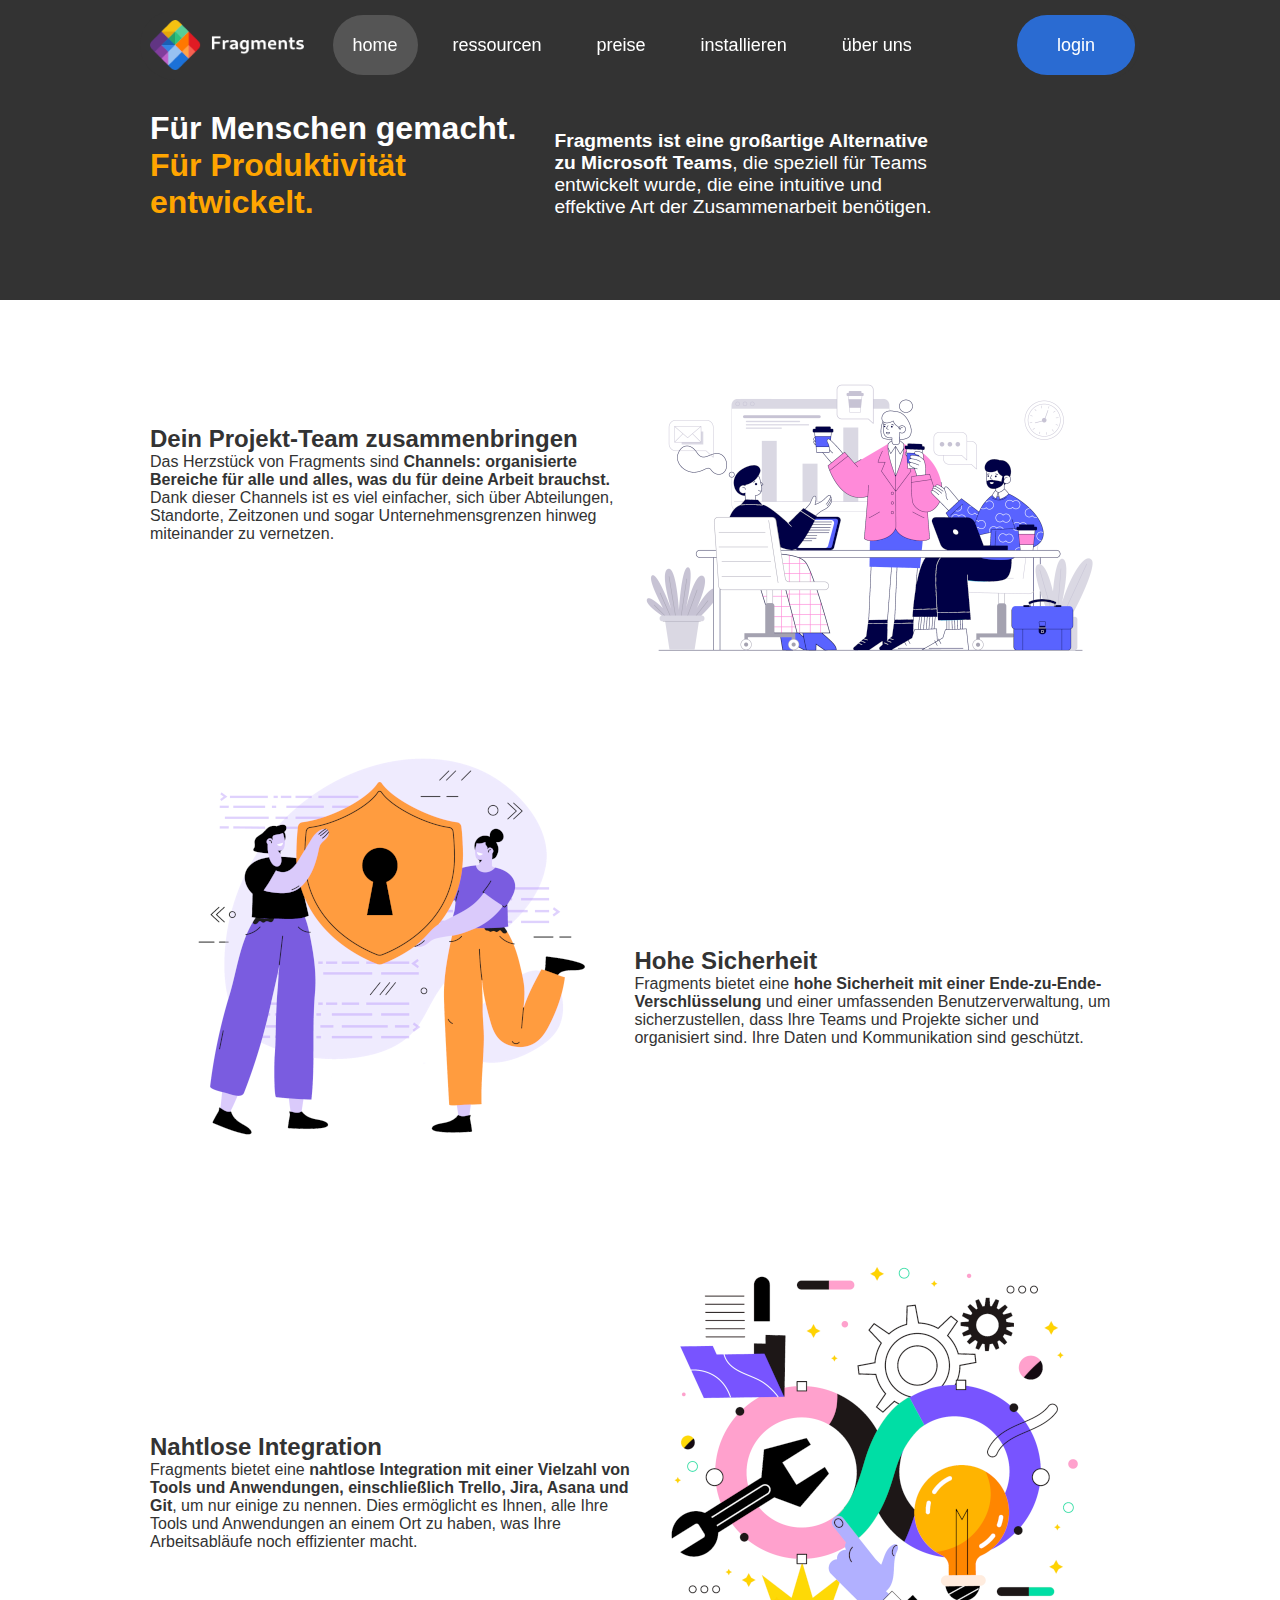
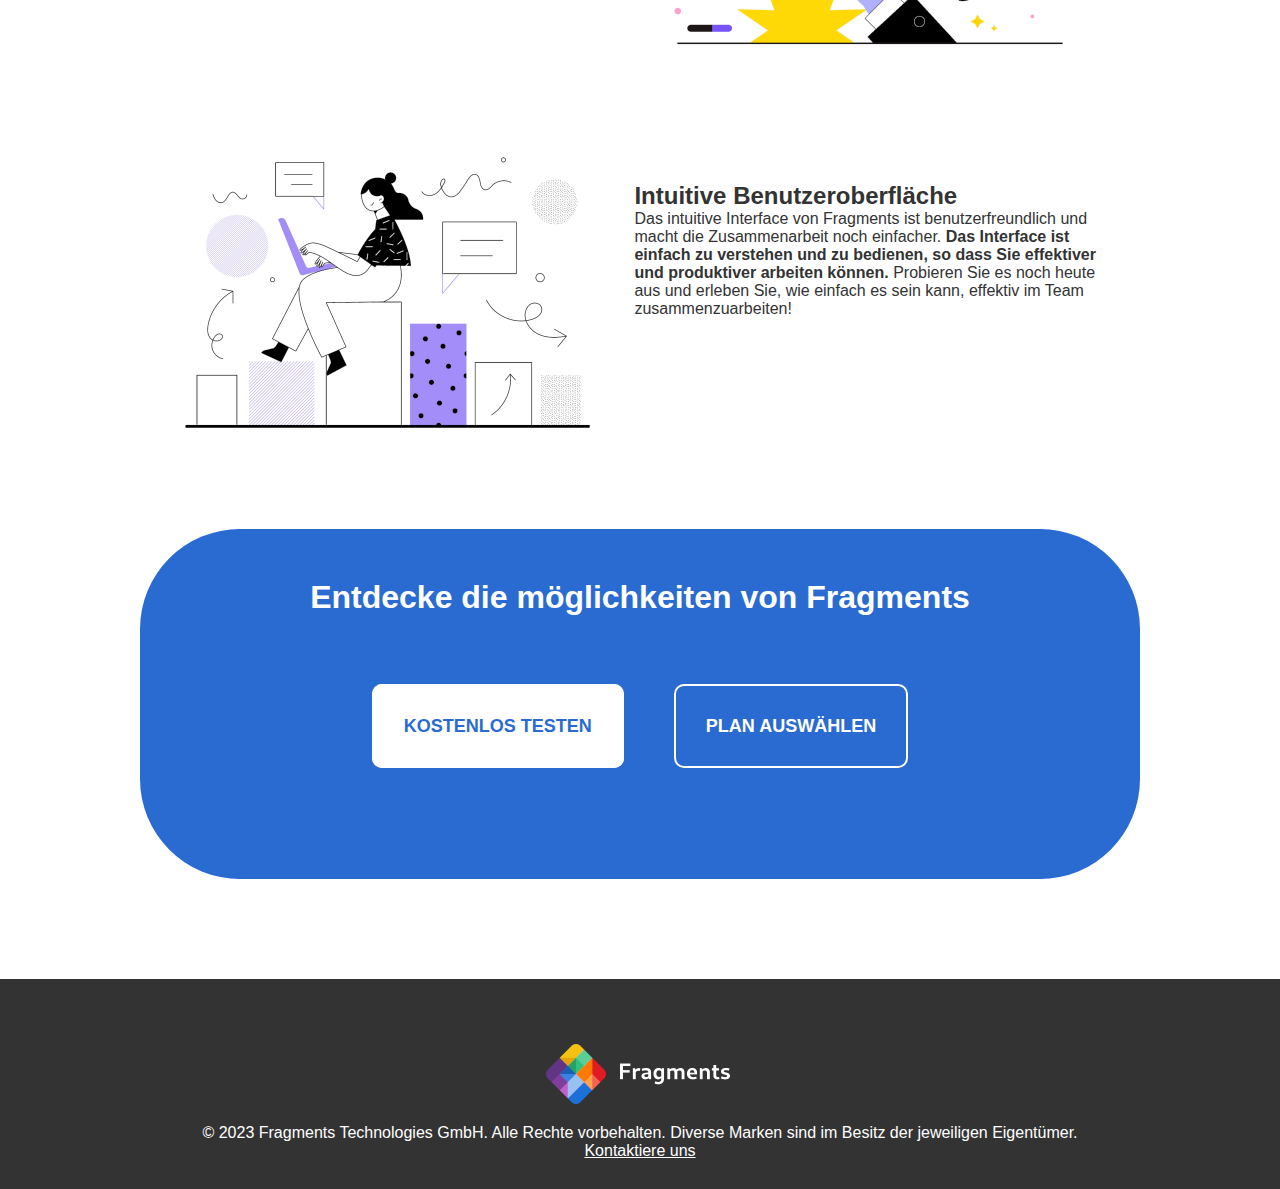
<file: index.html>
<!DOCTYPE html>
<html lang="de">

<head>
    <meta charset="utf-8">
    <meta name="description"
        content="Fragments ist ein moderner Programm zur Kommunikation mit deinem Team. Es ist schneller, besser organisiert und sicherer als E-Mail.">
    <title>Fragments - Home</title>

    <link rel="canonical" href="https://www.fragments.com/index.html">
    <link rel="canonical" href="https://www.fragments.ch/index.html">
    <link rel="canonical" href="https://www.fragments.de/index.html">
    <link rel="canonical" href="https://www.fragments.at/index.html">
    <link rel="canonical" href="https://www.fragments.nl/index.html">
    <link rel="canonical" href="https://www.fragments.it/index.html">
    <link rel="canonical" href="https://www.fragments.fr/index.html">
    <link rel="canonical" href="https://www.fragments.ru/index.html">
    <link rel="canonical" href="https://www.fragments.fi/index.html">


    <link rel="stylesheet" href="css/css.css">
    <link rel="stylesheet" href="css/nav.css">
</head>

<body>
    <div class="main">
        <header>
            <nav>
                <ul>
                    <li><img src="pics/fragments/fragments-logo-with-text.png" alt="Logo der Fragments GmbH"
                            onclick="location.href='index.html'" onmouseover="style.cursor='pointer'" class="logo"></li>
                    <li onclick="location.href='index.html'" onmouseover="style.cursor='pointer'"><a class="active"
                            href="index.html">home</a></li>
                    <li onclick="location.href='sites/resources.html'" onmouseover="style.cursor='pointer'"><a
                            href="sites/resources.html">ressourcen</a></li>
                    <li onclick="location.href='sites/pricing.html'" onmouseover="style.cursor='pointer'"><a
                            href="sites/pricing.html">preise</a></li>
                    <li onclick="location.href='sites/install.html'" onmouseover="style.cursor='pointer'"><a
                            href="sites/install.html">installieren</a></li>
                    <li onclick="location.href='sites/about.html'" onmouseover="style.cursor='pointer'"><a
                            href="sites/about.html">über uns</a></li>
                    <li onclick="location.href='sites/login.html'" onmouseover="style.cursor='pointer'"
                        class="float-right"><a href="sites/login.html">login</a></li>
                </ul>
            </nav>
            <div class="banner">
                <div class="banner-content">
                    <h1>Für Menschen gemacht. <span id="farbigerh1">Für Produktivität entwickelt.</span>
                    </h1>
                    <p>
                        <strong>Fragments ist eine großartige Alternative zu Microsoft Teams</strong>, die speziell für
                        Teams entwickelt wurde, die eine intuitive und effektive Art der Zusammenarbeit benötigen.
                    </p>
                </div>
            </div>
        </header>
        <main>
            <div class="row firstRow">
                <div class="column col-left col-text">
                    <h2>Dein Projekt-Team zusammenbringen</h2>
                    <p>Das Herzstück von Fragments sind <strong>Channels: organisierte Bereiche für alle und alles, was
                            du für
                            deine Arbeit brauchst.</strong> Dank dieser Channels ist es viel einfacher, sich über
                        Abteilungen, Standorte,
                        Zeitzonen und sogar Unternehmensgrenzen hinweg miteinander zu vernetzen.</p>
                </div>
                <div class="column col-right"><img src="pics/corporate-art/medium/team.png"
                        title="dein Team wie es unser produkt benutzt"
                        alt="dein Team kommuniziert über Channels über mehrer abteilungen hinweg"></div>
            </div>
            <div class="row">
                <div class="column col-left"><img src="pics/corporate-art/medium/security.png" title="Hohe Sicherheit"
                        alt="dein Team kommuniziert und teilt Daten Ende-zu-Ende-Verschlüsselt für hohe Sicherheit">
                </div>
                <div class="column col-right col-text">
                    <h2>Hohe Sicherheit</h2>
                    <p>Fragments bietet eine <strong>hohe Sicherheit mit einer Ende-zu-Ende-Verschlüsselung</strong> und
                        einer umfassenden Benutzerverwaltung, um sicherzustellen, dass Ihre Teams und Projekte sicher
                        und organisiert sind. Ihre Daten und Kommunikation sind geschützt.</p>
                </div>
            </div>
            <div class="row">
                <div class="column col-left col-text">
                    <h2>Nahtlose Integration</h2>
                    <p>Fragments bietet eine <strong> nahtlose Integration mit einer Vielzahl von Tools und Anwendungen,
                            einschließlich Trello, Jira, Asana und Git</strong>, um nur einige zu nennen. Dies
                        ermöglicht es Ihnen,
                        alle Ihre Tools und Anwendungen an einem Ort zu haben, was Ihre Arbeitsabläufe noch effizienter
                        macht.</p>
                </div>
                <div class="column col-right"><img src="pics/corporate-art/medium/integration.png"
                        alt="Fragments bietet eine nahtlose Integration mit einer Vielzahl von Tools und Anwendungen"
                        title="nahtlose Integration mit vielen Tools"></div>
            </div>
            <div class="row">
                <div class="column col-left">
                    <img src="pics/corporate-art/medium/intuitiveInterface.png" alt="intuitive Benutzeroberfläche, die es einfach macht, sich zu orientieren
                    und die benötigten Funktionen und Werkzeuge schnell zu finden"
                        title="intuitive Benutzeroberfläche">
                </div>
                <div class="column col-right col-text">
                    <h2>Intuitive Benutzeroberfläche </h2>
                    <p>Das intuitive Interface von Fragments ist benutzerfreundlich und macht die Zusammenarbeit noch
                        einfacher. <strong>Das Interface ist einfach zu verstehen und zu bedienen, so dass Sie
                            effektiver und
                            produktiver arbeiten können.</strong> Probieren Sie es noch heute aus und erleben Sie, wie
                        einfach es
                        sein kann, effektiv im Team zusammenzuarbeiten!
                </div>
            </div>
            <div id="kaufen">
                <h3 id="ueberschrift">Entdecke die möglichkeiten von Fragments</h3>
                <div id="knoepfe">
                    <a href="sites/signup.html" id="testen-knopf">KOSTENLOS TESTEN</a><a id="kaufen-knopf"
                        href="sites/pricing.html#pricing">PLAN AUSWÄHLEN</a>
                </div>
            </div>
        </main>
    </div>
    <div class="footer">
        <footer>
            <div class="footer-logo">
                <img src="pics/fragments/fragments-logo-with-text.png" alt="Logo der Fragments GmbH"
                    onclick="location.href='index.html'" onmouseover="style.cursor='pointer'" class="footer-logo">
            </div>

            <div class="bottom">
                &copy; 2023 Fragments Technologies GmbH. Alle Rechte vorbehalten. Diverse Marken sind im Besitz der
                jeweiligen Eigentümer. <br><a href="sites/about.html#contact">Kontaktiere uns</a>
            </div>
        </footer>
    </div>
</body>

</html>
</file>
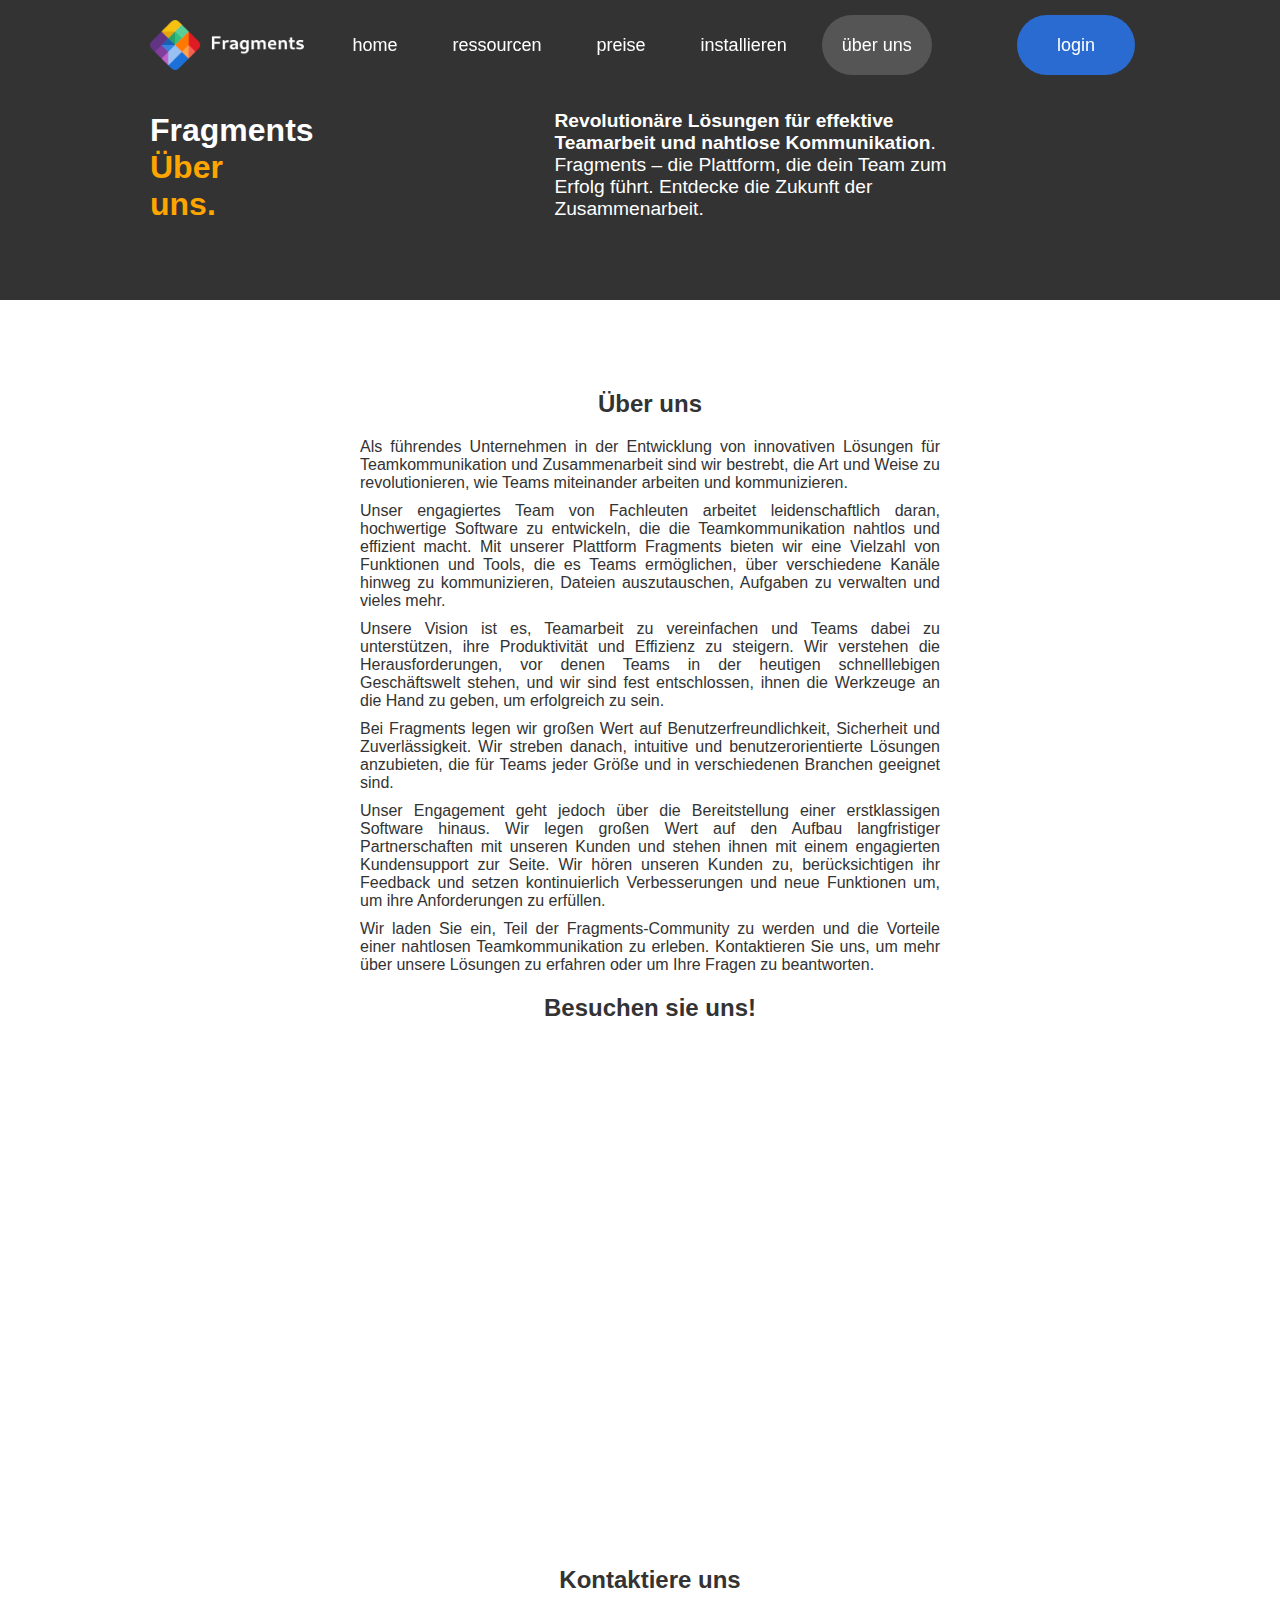
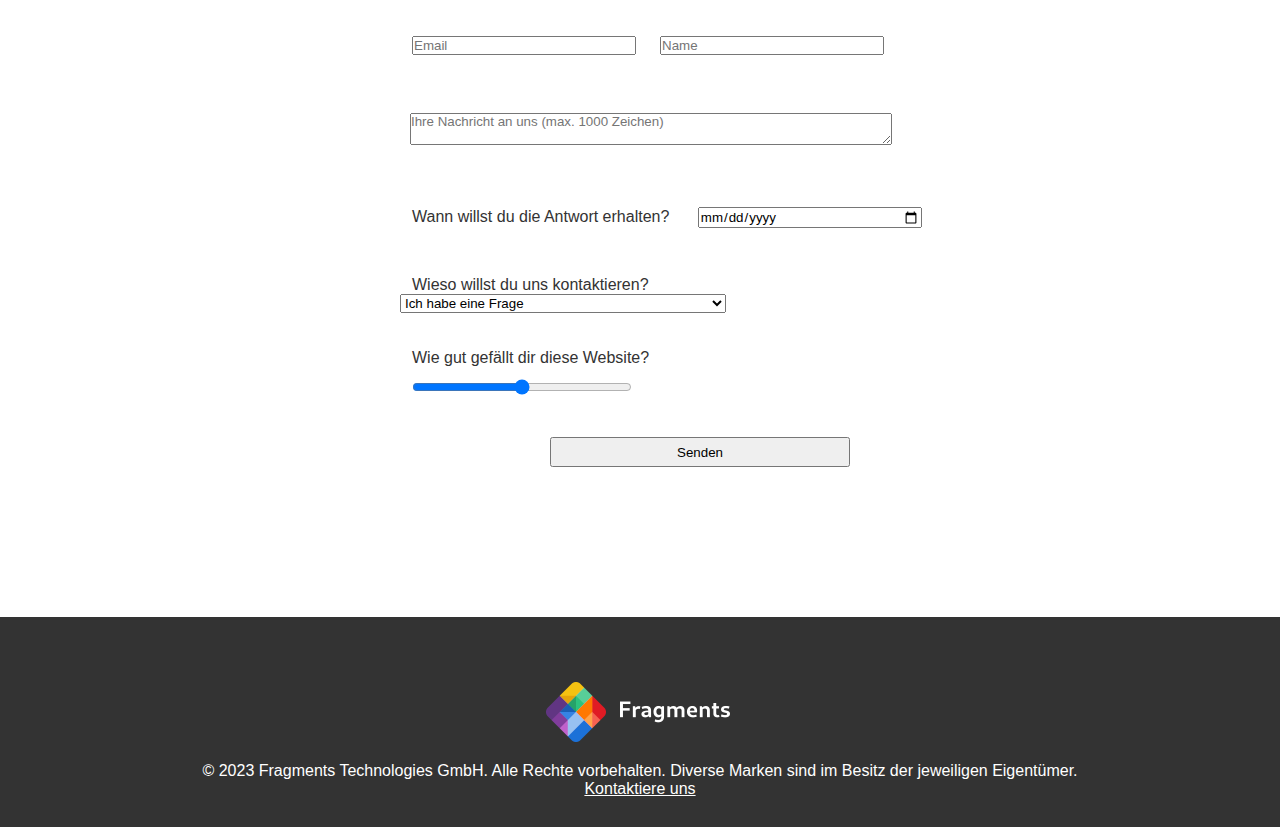
<file: sites/about.html>
<!DOCTYPE html>
<html lang="de">

<head>
    <meta charset="utf-8">
    <meta name="description"
        content="Fragments ist ein moderner Programm zur Kommunikation mit deinem Team. Es ist schneller, besser organisiert und sicherer als E-Mail.">
    <title>Fragments - Über uns</title>

    <link rel="canonical" href="https://www.fragments.com/index.html">

    <link rel="stylesheet" href="../css/css.css">
    <link rel="stylesheet" href="../css/about.css">
    <link rel="stylesheet" href="../css/nav.css">
</head>
<style>
    #contact{
        margin-top: 50px;
    }
    article h2{
        margin: 20px;
    }
    #submit{
        width: 300px;
        height: 30px;
        margin: 30px;
        margin-left: 150px;

    }
</style>

<body>
    <div class="main">
        <header>
            <nav>
                <ul>
                    <li><img src="../pics/fragments/fragments-logo-with-text.png" alt="Logo der Fragments GmbH"
                            onclick="location.href='../index.html'" onmouseover="style.cursor='pointer'" class="logo">
                    </li>
                    <li onclick="location.href='../index.html'" onmouseover="style.cursor='pointer'"><a
                            href="../index.html">home</a></li>
                    <li onclick="location.href='resources.html'" onmouseover="style.cursor='pointer'"><a
                            href="resources.html">ressourcen</a></li>
                    <li onclick="location.href='pricing.html'" onmouseover="style.cursor='pointer'"><a
                            href="pricing.html">preise</a></li>
                    <li onclick="location.href='install.html'" onmouseover="style.cursor='pointer'"><a
                            href="install.html">installieren</a></li>
                    <li onclick="location.href='about.html'" onmouseover="style.cursor='pointer'"><a class="active"
                            href="about.html">über uns</a></li>
                    <li onclick="location.href='login.html'" onmouseover="style.cursor='pointer'" class="float-right"><a
                            href="login.html">login</a></li>
                </ul>
            </nav>
            <div class="banner">
                <div class="banner-content">
                    <h1>Fragments <br><span id="farbigerh1">Über<br>uns.</span>
                    </h1>
                    <p><strong>Revolutionäre Lösungen für effektive Teamarbeit und nahtlose Kommunikation</strong>.
                        Fragments – die
                        Plattform, die dein Team zum Erfolg führt. Entdecke die Zukunft der Zusammenarbeit.
                    </p>
                </div>
            </div>
        </header>
        <main>
            <div class="firstRow row">
                <div class="row">
                    <article>
                        <h2>Über uns</h2>
                        <p>
                            Als führendes Unternehmen in der Entwicklung von innovativen Lösungen für Teamkommunikation
                            und
                            Zusammenarbeit sind wir bestrebt, die Art und Weise zu revolutionieren, wie Teams
                            miteinander
                            arbeiten und kommunizieren.
                        </p>
                        <p>
                            Unser engagiertes Team von Fachleuten arbeitet leidenschaftlich daran, hochwertige Software
                            zu
                            entwickeln, die die Teamkommunikation nahtlos und effizient macht. Mit unserer Plattform
                            Fragments
                            bieten wir eine Vielzahl von Funktionen und Tools, die es Teams ermöglichen, über
                            verschiedene
                            Kanäle hinweg zu kommunizieren, Dateien auszutauschen, Aufgaben zu verwalten und vieles
                            mehr.
                        </p>
                        <p>
                            Unsere Vision ist es, Teamarbeit zu vereinfachen und Teams dabei zu unterstützen, ihre
                            Produktivität
                            und Effizienz zu steigern. Wir verstehen die Herausforderungen, vor denen Teams in der
                            heutigen
                            schnelllebigen Geschäftswelt stehen, und wir sind fest entschlossen, ihnen die Werkzeuge an
                            die
                            Hand
                            zu geben, um erfolgreich zu sein.
                        </p>
                        <p>
                            Bei Fragments legen wir großen Wert auf Benutzerfreundlichkeit, Sicherheit und
                            Zuverlässigkeit.
                            Wir
                            streben danach, intuitive und benutzerorientierte Lösungen anzubieten, die für Teams jeder
                            Größe
                            und
                            in verschiedenen Branchen geeignet sind.
                        </p>
                        <p>
                            Unser Engagement geht jedoch über die Bereitstellung einer erstklassigen Software hinaus.
                            Wir
                            legen
                            großen Wert auf den Aufbau langfristiger Partnerschaften mit unseren Kunden und stehen ihnen
                            mit
                            einem engagierten Kundensupport zur Seite. Wir hören unseren Kunden zu, berücksichtigen ihr
                            Feedback
                            und setzen kontinuierlich Verbesserungen und neue Funktionen um, um ihre Anforderungen zu
                            erfüllen.
                        </p>
                        <p>
                            Wir laden Sie ein, Teil der Fragments-Community zu werden und die Vorteile einer nahtlosen
                            Teamkommunikation zu erleben. Kontaktieren Sie uns, um mehr über unsere Lösungen zu erfahren
                            oder um
                            Ihre Fragen zu beantworten.
                        </p>
                        <h2>Besuchen sie uns!</h2>
                        <iframe
                            src="https://www.google.com/maps/embed?pb=!1m18!1m12!1m3!1d8970.249022795211!2d15.126406733515612!3d48.05482650200152!2m3!1f0!2f0!3f0!3m2!1i1024!2i768!4f13.1!3m3!1m2!1s0x47726ac5ff85bfa5%3A0x4d4833976c78279a!2sIm%20Rosenbichl%2018a%2C%203251%20Gaisberg!5e0!3m2!1sde!2sat!4v1684948890534!5m2!1sde!2sat"
                            style="border:0; width: 600px; height: 450px;" allowfullscreen="" loading="lazy"
                            referrerpolicy="no-referrer-when-downgrade"></iframe>
                    </article>
                </div>
                <div id="contact" class="row">
                    <h2>Kontaktiere uns</h2>
                    <form>
                        <input name="email" type="email" required placeholder="Email"><input name="name" type="text"
                            placeholder="Name" required>
                        <br>
                        <br>
                        <br>
                        <textarea name="message" placeholder="Ihre Nachricht an uns (max. 1000 Zeichen)"
                            maxlength="1000" required></textarea>
                        <br>
                        <br>
                        <br>
                        <label>Wann willst du die Antwort erhalten?</label>
                        <input type="date" name="date" min="2023-08-06" max="2024-01-01">
                        <br>
                        <br>
                        <br>
                        <label>Wieso willst du uns kontaktieren?</label>
                        <select name="reason" size="1">
                            <option>Ich habe eine Frage</option>
                            <option>Ich will Fragments in meiner Organisation benutzen</option>
                            <option>anderer Grund</option>
                        </select>
                        <br>
                        <br>
                        <br>
                        <label>Wie gut gefällt dir diese Website?</label><br>
                        <input type="range" min="0" max="10" name="likeness" oninput="like.value=value">
                        <output id="like"></output>

                        <input type="submit" value="Senden" id="submit">
                    </form>
                </div>
            </div>
        </main>
    </div>
    <div class="footer">
        <footer>
            <div class="footer-logo">
                <img src="../pics/fragments/fragments-logo-with-text.png" alt="Logo der Fragments GmbH"
                    onclick="location.href='../index.html'" onmouseover="style.cursor='pointer'" class="footer-logo">
            </div>

            <div class="bottom">
                &copy; 2023 Fragments Technologies GmbH. Alle Rechte vorbehalten. Diverse Marken sind im Besitz der
                jeweiligen Eigentümer. <br><a href="about.html#contact">Kontaktiere uns</a>
            </div>
        </footer>
    </div>
</body>

</html>
</file>
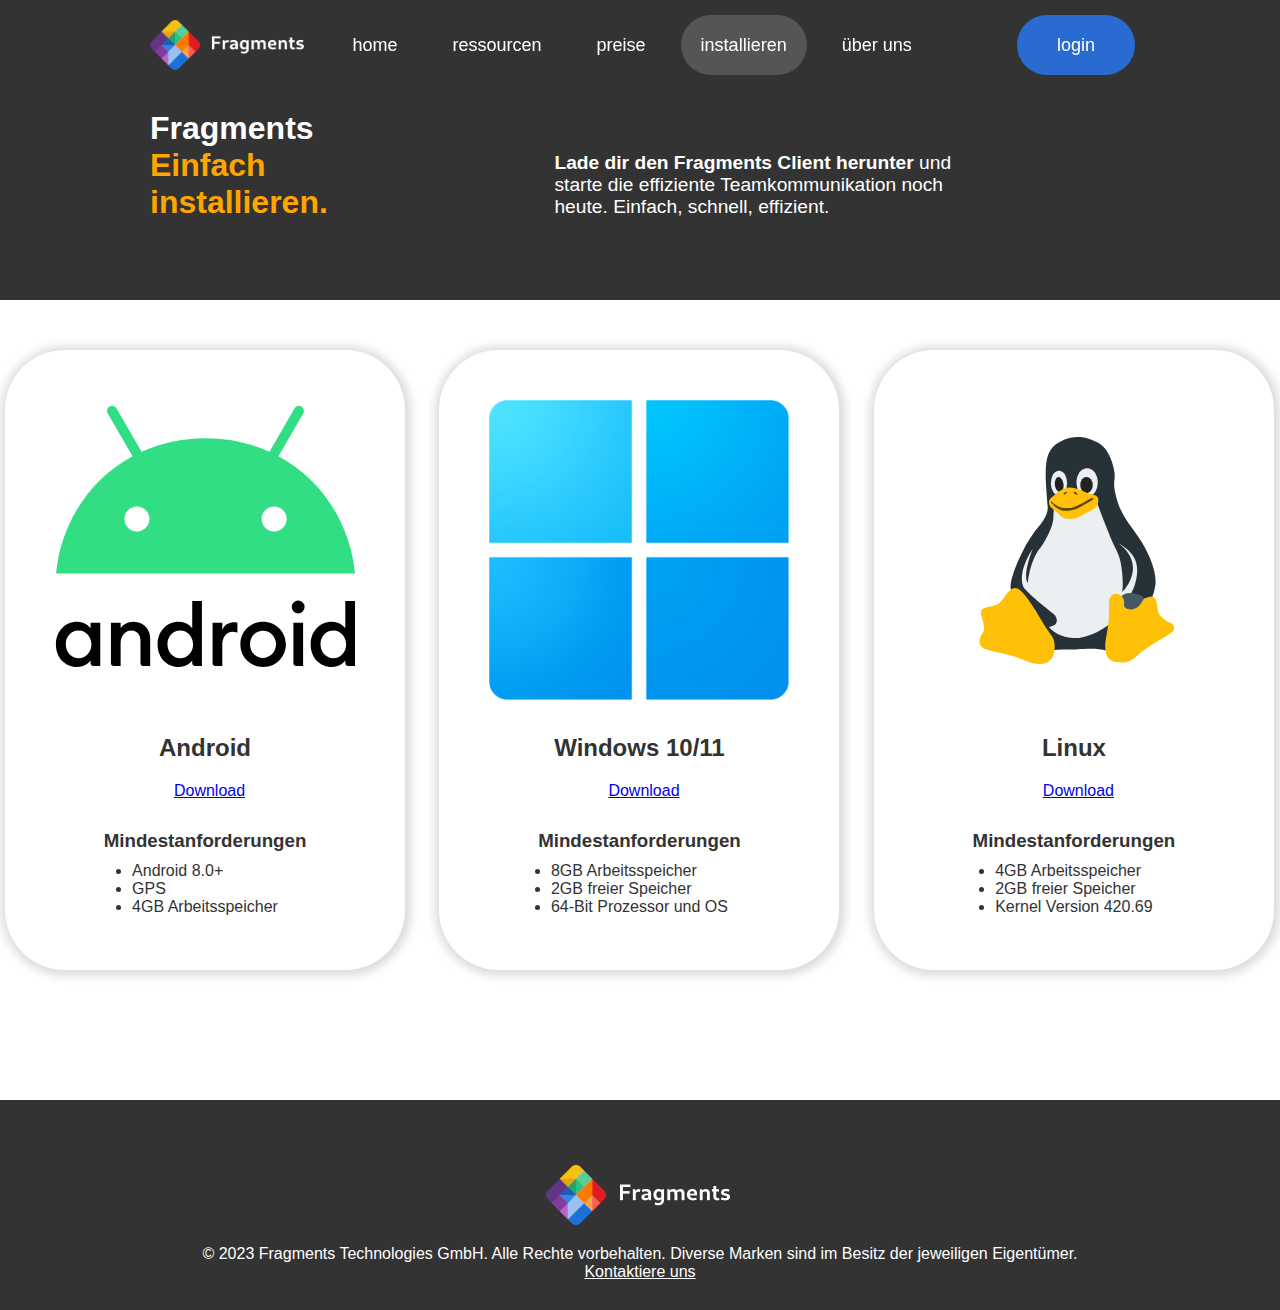
<file: sites/install.html>
<!DOCTYPE html>
<html lang="de">

<head>
    <meta charset="utf-8">
    <meta name="description"
        content="Fragments ist ein moderner Programm zur Kommunikation mit deinem Team. Es ist schneller, besser organisiert und sicherer als E-Mail.">
    <title>Fragments - installieren</title>

    <link rel="canonical" href="https://www.fragments.com/index.html">

    <link rel="stylesheet" href="../css/css.css">
    <link rel="stylesheet" href="../css/install.css">
    <link rel="stylesheet" href="../css/nav.css">
</head>

<body>
    <div class="main">
        <header>
            <nav>
                <ul>
                    <li><img src="../pics/fragments/fragments-logo-with-text.png" alt="Logo der Fragments GmbH"
                            onclick="location.href='../index.html'" onmouseover="style.cursor='pointer'" class="logo">
                    </li>
                    <li onclick="location.href='../index.html'" onmouseover="style.cursor='pointer'"><a
                            href="../index.html">home</a></li>
                    <li onclick="location.href='resources.html'" onmouseover="style.cursor='pointer'"><a
                            href="resources.html">ressourcen</a></li>
                    <li onclick="location.href='pricing.html'" onmouseover="style.cursor='pointer'"><a
                            href="pricing.html">preise</a></li>
                    <li onclick="location.href='install.html'" onmouseover="style.cursor='pointer'"><a class="active"
                            href="install.html">installieren</a></li>
                    <li onclick="location.href='about.html'" onmouseover="style.cursor='pointer'"><a
                            href="about.html">über uns</a></li>
                    <li onclick="location.href='login.html'" onmouseover="style.cursor='pointer'" class="float-right"><a
                            href="login.html">login</a></li>
                </ul>
            </nav>
            <div class="banner">
                <div class="banner-content">
                    <h1>Fragments <br><span id="farbigerh1">Einfach<br>installieren.</span>
                    </h1>
                    <p><strong>Lade dir den Fragments Client herunter</strong> und starte die effiziente
                        Teamkommunikation noch heute. Einfach, schnell, effizient.
                    </p>
                </div>
            </div>
        </header>
        <main>
            <div class="content-install">
                <div class="Android">
                    <figure>
                        <img src="../pics/icons/android-icon.svg" alt="Android Robotorkopf mit Beschriftung 'Android'"
                            class="svg">
                        <figcaption>
                            <h2>Android</h2>
                        </figcaption>
                    </figure>
                    <a href="https://play.google.com/store/games?hl=de" target="_blank">Download</a>
                    <h3>Mindestanforderungen</h3>
                    <ul>
                        <li>Android 8.0+</li>
                        <li>GPS</li>
                        <li>4GB Arbeitsspeicher</li>
                    </ul>

                </div>
                <div class="Windows">
                    <figure>
                        <img src="../pics/icons/win11.png" alt="Windows 11 Icon" class="svg">
                        <figcaption>
                            <h2>
                                Windows 10/11
                            </h2>
                        </figcaption>
                    </figure>
                    <a href="../installation-documents/fragments.exe">Download</a>
                    <h3>Mindestanforderungen</h3>
                    <ul>
                        <li>8GB Arbeitsspeicher</li>
                        <li>2GB freier Speicher</li>
                        <li>64-Bit Prozessor und OS</li>
                    </ul>

                </div>
                <div class="Linux">
                    <figure>
                        <img src="../pics/icons/tux.svg" alt="ein Bild von Tux" class="svg">
                        <figcaption>
                            <h2>Linux</h2>
                        </figcaption>
                    </figure>
                    <a href="https://flathub.org/apps/de.haeckerfelix.Fragments" target="_blank">Download</a>
                    <h3>Mindestanforderungen</h3>
                    <ul>
                        <li>
                            4GB Arbeitsspeicher
                        </li>
                        <li>
                            2GB freier Speicher
                        </li>
                        <li>
                            Kernel Version 420.69
                        </li>
                    </ul>

                </div>
            </div>
        </main>
    </div>
    <div class="footer">
        <footer>
            <div class="footer-logo">
                <img src="../pics/fragments/fragments-logo-with-text.png" alt="Logo der Fragments GmbH"
                    onclick="location.href='../index.html'" onmouseover="style.cursor='pointer'" class="footer-logo">
            </div>

            <div class="bottom">
                &copy; 2023 Fragments Technologies GmbH. Alle Rechte vorbehalten. Diverse Marken sind im Besitz der
                jeweiligen Eigentümer. <br><a href="about.html#contact">Kontaktiere uns</a>
            </div>
        </footer>
    </div>
</body>

</html>
</file>
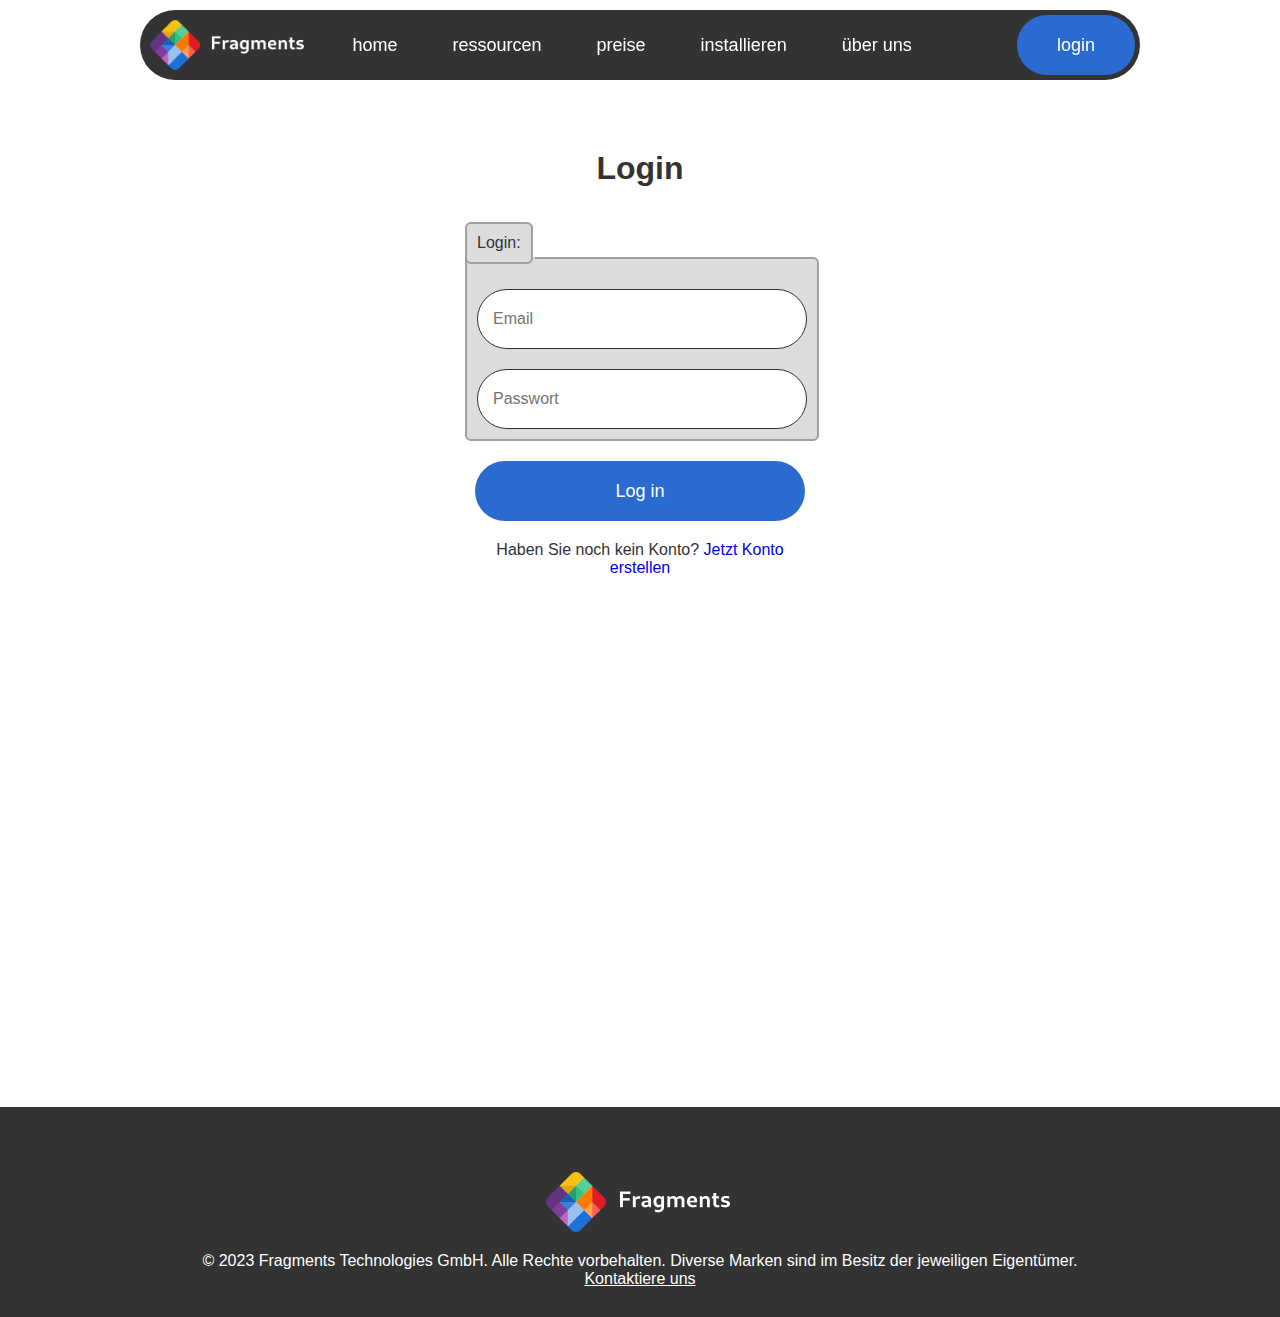
<file: sites/login.html>
<!DOCTYPE html>
<html lang="de">

<head>
    <meta charset="utf-8">
    <meta name="description"
        content="Fragments ist ein moderner Programm zur Kommunikation mit deinem Team. Es ist schneller, besser organisiert und sicherer als E-Mail.">
    <title>Fragments - Login</title>

    <link rel="canonical" href="https://www.fragments.com/index.html">

    <link rel="stylesheet" href="../css/nav.css">
    <link rel="stylesheet" href="../css/css.css">
    <link rel="stylesheet" href="../css/login.css">
    <style>
        #wiesogehtderscheissnurdonedoidaihobkanbockmehraufdenscheissdesergibtolleskansinnwiekomasienurdenkadasmawebsitenmochenwuewosismitsoicheleidnurfoisch{
            margin:0;
            width: 330px;
            display: inline-block;
        }
    </style>
</head>

<body>
    <div class="main">
        <header>
            <nav>
                <ul>
                    <li><img src="../pics/fragments/fragments-logo-with-text.png" alt="Logo der Fragments GmbH"
                            onclick="location.href='../index.html'" onmouseover="style.cursor='pointer'" class="logo">
                    </li>
                    <li onclick="location.href='../index.html'" onmouseover="style.cursor='pointer'"><a
                            href="../index.html">home</a></li>
                    <li onclick="location.href='resources.html'" onmouseover="style.cursor='pointer'"><a
                            href="resources.html">ressourcen</a></li>
                    <li onclick="location.href='pricing.html'" onmouseover="style.cursor='pointer'"><a
                            href="pricing.html">preise</a></li>
                    <li onclick="location.href='install.html'" onmouseover="style.cursor='pointer'"><a
                            href="install.html">installieren</a></li>
                    <li onclick="location.href='about.html'" onmouseover="style.cursor='pointer'"><a
                            href="about.html">über uns</a></li>
                    <li onclick="location.href='login.html'" onmouseover="style.cursor='pointer'" class="float-right"><a
                            class="active" href="login.html">login</a></li>
                </ul>
            </nav>
        </header>
        <main>
            <div class="login-form">
                <h1>Login</h1>
                <form id="login" action="https://fragments.com/login" method="post">
                    <fieldset>
                        <legend>Login:</legend>
                        <input type="email" name="accmail" placeholder="Email" required><br>
                        <input type="password" name="accpassword" placeholder="Passwort" required><br>
                    </fieldset>
                    <input type="submit" value="Log in" id="submit-button" >
                </form>
                <span onclick="location.href='signup.html'" onmouseover="style.cursor='pointer'" id="wiesogehtderscheissnurdonedoidaihobkanbockmehraufdenscheissdesergibtolleskansinnwiekomasienurdenkadasmawebsitenmochenwuewosismitsoicheleidnurfoisch" >Haben Sie noch kein Konto? <a href="signup.html"> Jetzt Konto erstellen</a></span>
            </div>
        </main>
    </div>
    <div class="footer">
        <footer>
            <div class="footer-logo">
                <img src="../pics/fragments/fragments-logo-with-text.png" alt="Logo der Fragments GmbH"
                    onclick="location.href='../index.html'" onmouseover="style.cursor='pointer'" class="footer-logo">
            </div>

            <div class="bottom">
                &copy; 2023 Fragments Technologies GmbH. Alle Rechte vorbehalten. Diverse Marken sind im Besitz der
                jeweiligen Eigentümer. <br><a href="about.html#contact">Kontaktiere uns</a>
            </div>
        </footer>
    </div>
</body>

</html>
</file>
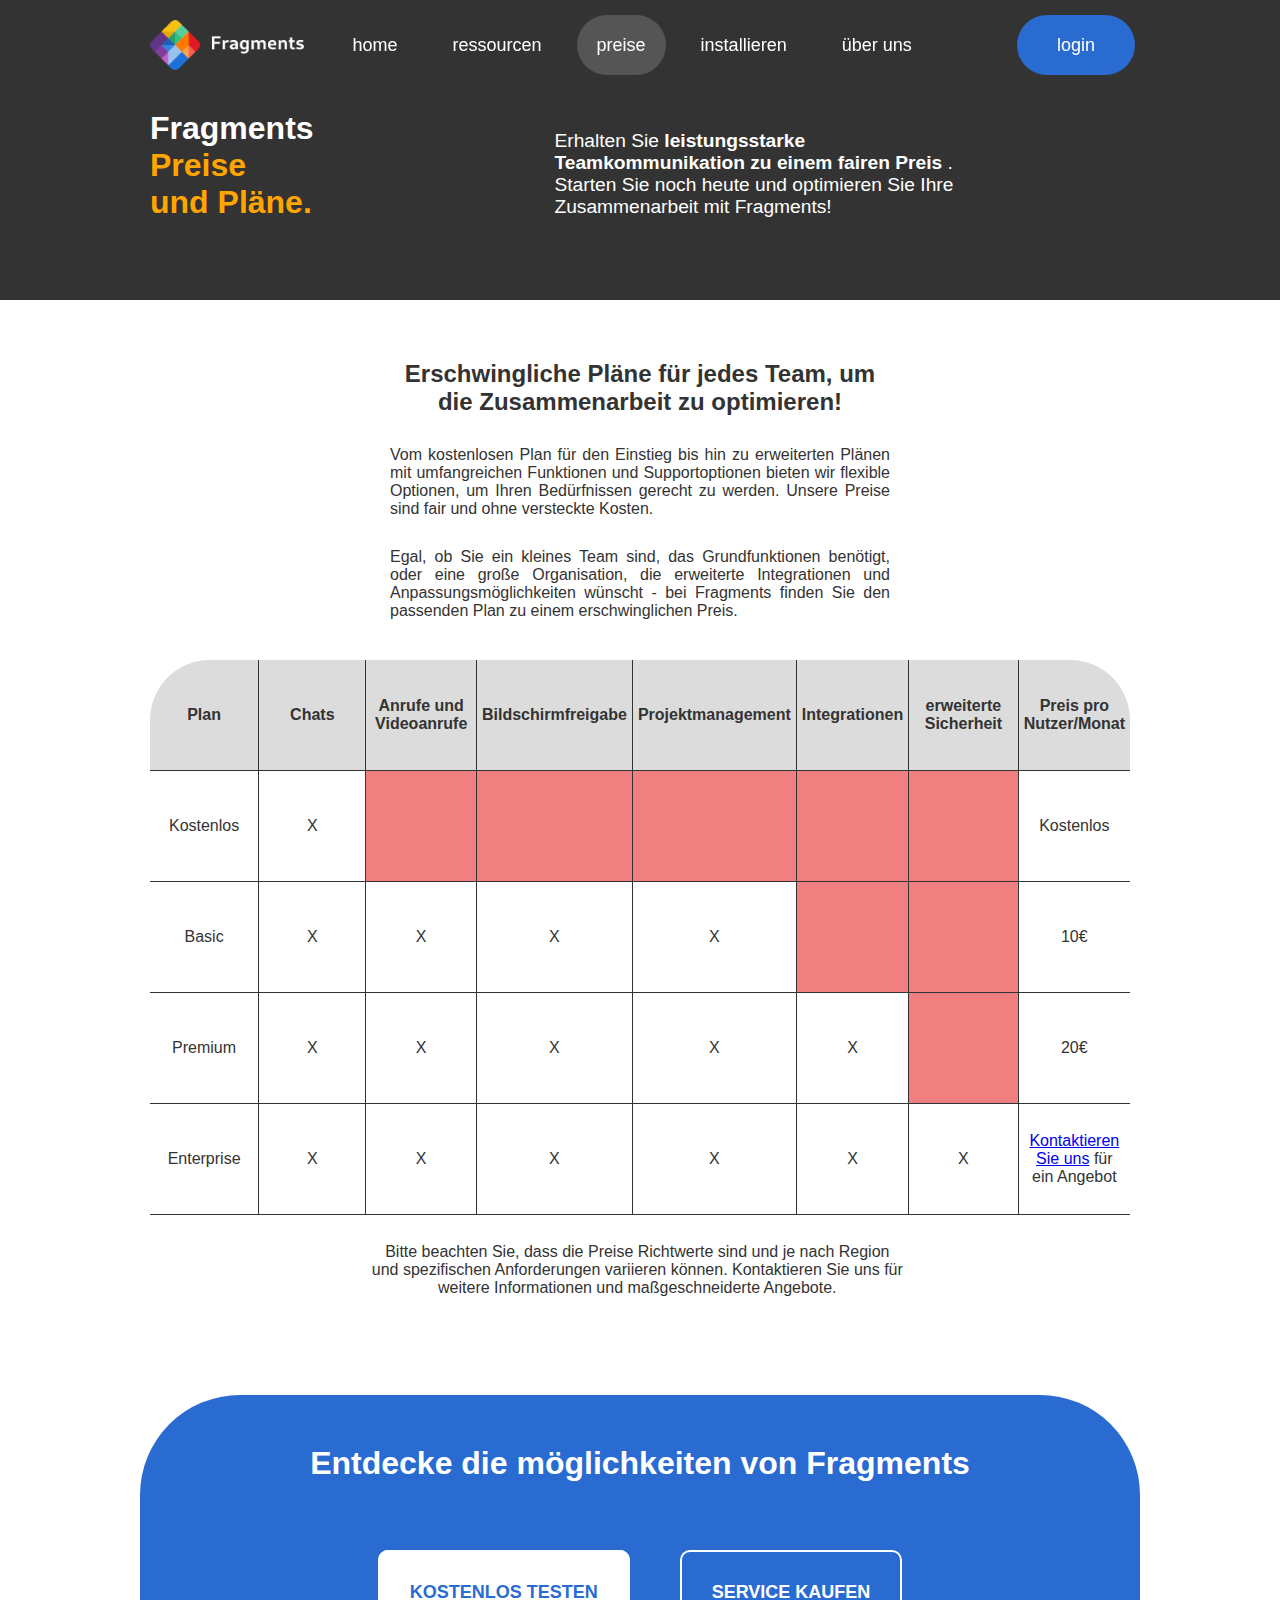
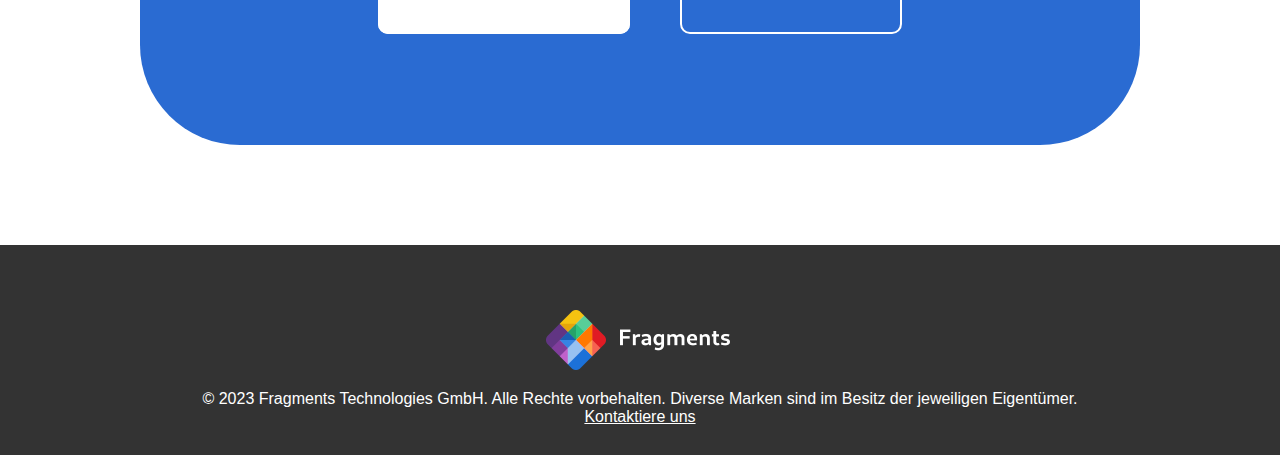
<file: sites/pricing.html>
<!DOCTYPE html>
<html lang="de">

<head>
    <meta charset="utf-8">
    <meta name="description"
        content="Fragments ist ein moderner Programm zur Kommunikation mit deinem Team. Es ist schneller, besser organisiert und sicherer als E-Mail.">
    <title>Fragments - Preise</title>

    <link rel="canonical" href="https://www.fragments.com/index.html">

    <link rel="stylesheet" href="../css/css.css">
    <link rel="stylesheet" href="../css/pricing.css">
    <link rel="stylesheet" href="../css/nav.css">
</head>

<body>
    <div class="main">
        <header>
            <nav>
                <ul>
                    <li><img src="../pics/fragments/fragments-logo-with-text.png" alt="Logo der Fragments GmbH"
                            onclick="location.href='../index.html'" onmouseover="style.cursor='pointer'" class="logo">
                    </li>
                    <li onclick="location.href='../index.html'" onmouseover="style.cursor='pointer'"><a
                            href="../index.html">home</a></li>
                    <li onclick="location.href='resources.html'" onmouseover="style.cursor='pointer'"><a
                            href="resources.html">ressourcen</a></li>
                    <li onclick="location.href='pricing.html'" onmouseover="style.cursor='pointer'"><a class="active"
                            href="pricing.html">preise</a></li>
                    <li onclick="location.href='install.html'" onmouseover="style.cursor='pointer'"><a
                            href="install.html">installieren</a></li>
                    <li onclick="location.href='about.html'" onmouseover="style.cursor='pointer'"><a
                            href="about.html">über uns</a></li>
                    <li onclick="location.href='login.html'" onmouseover="style.cursor='pointer'" class="float-right"><a
                            href="login.html">login</a></li>
                </ul>
            </nav>
            <div class="banner">
                <div class="banner-content">
                    <h1>Fragments <br><span id="farbigerh1">Preise<br> und Pläne.</span>
                    </h1>
                    <p> Erhalten Sie <strong>leistungsstarke Teamkommunikation zu einem fairen Preis</strong> . Starten
                        Sie noch heute
                        und optimieren Sie Ihre Zusammenarbeit mit Fragments!
                    </p>
                </div>
            </div>
        </header>
        <main>
            <div id="pricing" class="firstRow list">
                <h2>Erschwingliche Pläne für jedes Team, um die Zusammenarbeit zu optimieren!</h2>
                <p>Vom kostenlosen Plan für den Einstieg bis hin zu erweiterten Plänen mit umfangreichen Funktionen und
                    Supportoptionen bieten wir flexible Optionen, um Ihren Bedürfnissen gerecht zu werden. Unsere Preise
                    sind fair und ohne versteckte Kosten.</p>
                <p>
                    Egal, ob Sie ein kleines Team sind, das Grundfunktionen benötigt, oder eine große Organisation, die
                    erweiterte Integrationen und Anpassungsmöglichkeiten wünscht - bei Fragments finden Sie den
                    passenden Plan zu einem erschwinglichen Preis.
                </p>
                <table>
                    <thead>
                        <tr>
                            <td>Plan</td>
                            <td>Chats</td>
                            <td>Anrufe und Videoanrufe</td>
                            <td>Bildschirmfreigabe</td>
                            <td>Projektmanagement</td>
                            <td>Integrationen</td>
                            <td>erweiterte Sicherheit</td>
                            <td>Preis pro Nutzer/Monat</td>
                        </tr>
                    </thead>
                    <tbody>
                        <tr>
                            <td>Kostenlos</td>
                            <td>X</td>
                            <td class="red"></td>
                            <td class="red"></td>
                            <td class="red"></td>
                            <td class="red"></td>
                            <td class="red"></td>
                            <td>Kostenlos</td>
                        </tr>
                        <tr>
                            <td>Basic</td>
                            <td>X</td>
                            <td>X</td>
                            <td>X</td>
                            <td>X</td>
                            <td class="red"></td>
                            <td class="red"></td>
                            <td>10€</td>
                        </tr>
                        <tr>
                            <td>Premium</td>
                            <td>X</td>
                            <td>X</td>
                            <td>X</td>
                            <td>X</td>
                            <td>X</td>
                            <td class="red"></td>
                            <td>20€</td>
                        </tr>
                        <tr>
                            <td>Enterprise</td>
                            <td>X</td>
                            <td>X</td>
                            <td>X</td>
                            <td>X</td>
                            <td>X</td>
                            <td>X</td>
                            <td onclick="location.href='about.html#contact'" onmouseover="style.cursor='pointer'"><a
                                    href="about.html#contact">Kontaktieren Sie uns</a> für ein Angebot</td>
                        </tr>
                    </tbody>
                    <tfoot>
                        <tr>
                            <td></td>
                            <td></td>

                            <td colspan="4">Bitte beachten Sie, dass die Preise Richtwerte sind und je nach Region und
                                spezifischen Anforderungen variieren können. Kontaktieren Sie uns für weitere
                                Informationen und maßgeschneiderte Angebote.</td>
                        </tr>
                    </tfoot>

                </table>
            </div>
            <div id="kaufen">
                <h3 id="ueberschrift">Entdecke die möglichkeiten von Fragments</h3>
                <div id="knoepfe">
                    <a href="signup.html" id="testen-knopf">KOSTENLOS TESTEN</a><a id="kaufen-knopf"
                        href="signup.html">SERVICE KAUFEN</a>
                </div>
            </div>
        </main>
    </div>
    <div class="footer">
        <footer>
            <div class="footer-logo">
                <img src="../pics/fragments/fragments-logo-with-text.png" alt="Logo der Fragments GmbH"
                    onclick="location.href='../index.html'" onmouseover="style.cursor='pointer'" class="footer-logo">
            </div>

            <div class="bottom">
                &copy; 2023 Fragments Technologies GmbH. Alle Rechte vorbehalten. Diverse Marken sind im Besitz der
                jeweiligen Eigentümer. <br><a href="about.html#contact">Kontaktiere uns</a>
            </div>
        </footer>
    </div>
</body>

</html>
</file>
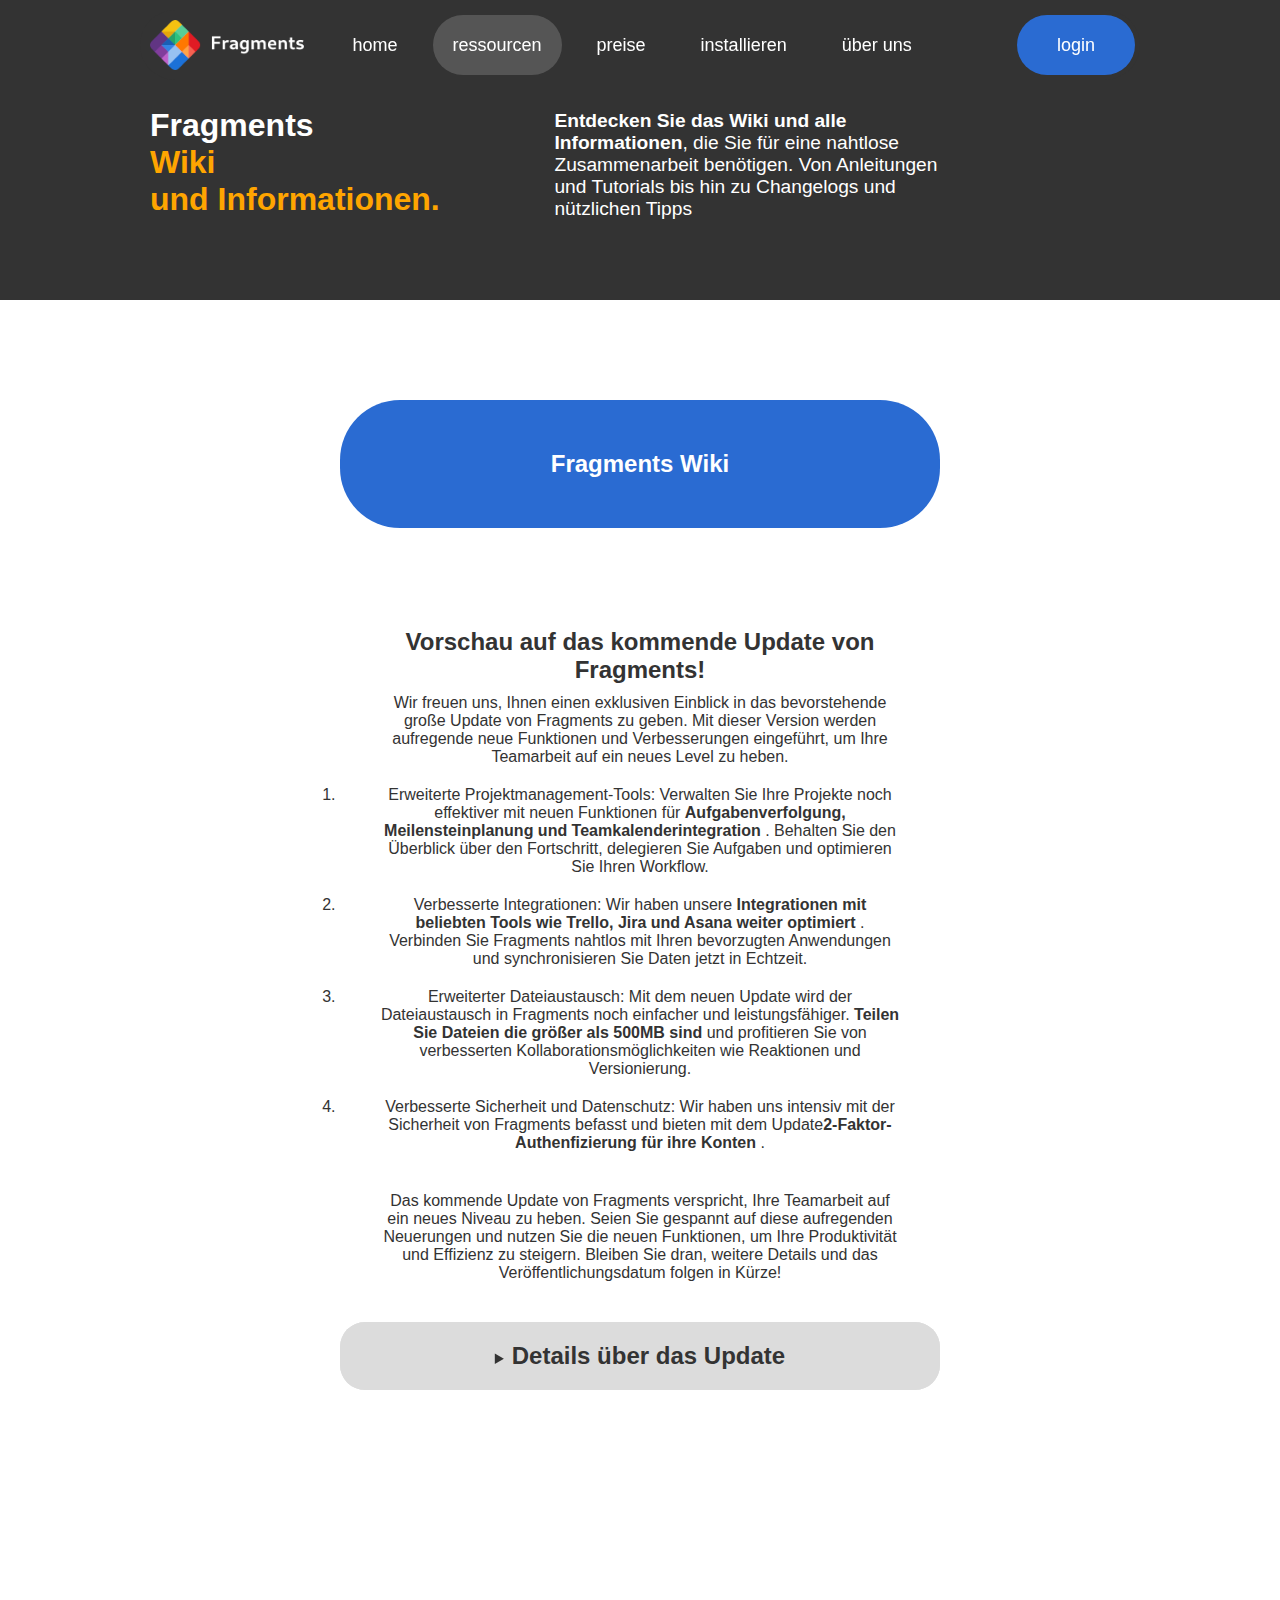
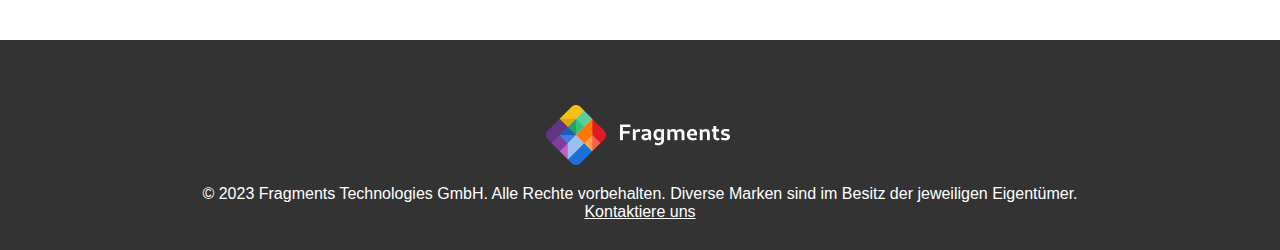
<file: sites/resources.html>
<!DOCTYPE html>
<html lang="de">

<head>
    <meta charset="utf-8">
    <meta name="description"
        content="Fragments ist ein moderner Programm zur Kommunikation mit deinem Team. Es ist schneller, besser organisiert und sicherer als E-Mail.">
    <title>Fragments - Resourcen</title>

    <link rel="canonical" href="https://www.fragments.com/index.html">

    <link rel="stylesheet" href="../css/css.css">
    <link rel="stylesheet" href="../css/resources.css">
    <link rel="stylesheet" href="../css/nav.css">
</head>

<body>
    <div class="main">
        <header>
            <nav>
                <ul>
                    <li><img src="../pics/fragments/fragments-logo-with-text.png" alt="Logo der Fragments GmbH"
                            onclick="location.href='../index.html'" onmouseover="style.cursor='pointer'" class="logo">
                    </li>
                    <li onclick="location.href='../index.html'" onmouseover="style.cursor='pointer'"><a
                            href="../index.html">home</a></li>
                    <li onclick="location.href='resources.html'" onmouseover="style.cursor='pointer'"><a class="active"
                            href="resources.html">ressourcen</a></li>
                    <li onclick="location.href='pricing.html'" onmouseover="style.cursor='pointer'"><a
                            href="pricing.html">preise</a></li>
                    <li onclick="location.href='install.html'" onmouseover="style.cursor='pointer'"><a
                            href="install.html">installieren</a></li>
                    <li onclick="location.href='about.html'" onmouseover="style.cursor='pointer'"><a
                            href="about.html">über uns</a></li>
                    <li onclick="location.href='login.html'" onmouseover="style.cursor='pointer'" class="float-right"><a
                            href="login.html">login</a></li>
                </ul>
            </nav>
            <div class="banner">
                <div class="banner-content">
                    <h1>Fragments <br><span id="farbigerh1">Wiki<br> und Informationen.</span>
                    </h1>
                    <p> <strong>Entdecken Sie das Wiki und alle Informationen</strong>, die Sie für eine nahtlose
                        Zusammenarbeit

                        benötigen. Von Anleitungen und Tutorials bis hin zu Changelogs und nützlichen Tipps
                    </p>
                </div>
            </div>
        </header>
        <main>
            <div class="firstRow list">
                <ul>
                    <li class="knopf wiki" onclick="alert('Das Wiki existiert noch nicht')"
                        onmouseover="style.cursor='pointer'">
                        <h2>Fragments Wiki</h2>
                    </li>
                    <li class="knopf">
                        <article>
                            <h2>Vorschau auf das kommende Update von Fragments!</h2>
                            <p>Wir freuen uns, Ihnen einen exklusiven Einblick in das bevorstehende große Update von
                                Fragments zu geben. Mit dieser Version werden aufregende neue Funktionen und
                                Verbesserungen eingeführt, um Ihre Teamarbeit auf ein neues Level zu heben.</p>
                            <ol id="update">
                                <li>
                                    <p>Erweiterte Projektmanagement-Tools: Verwalten Sie Ihre Projekte noch effektiver
                                        mit neuen Funktionen für <strong>Aufgabenverfolgung, Meilensteinplanung und
                                        Teamkalenderintegration</strong> . Behalten Sie den Überblick über den Fortschritt,
                                        delegieren Sie Aufgaben und optimieren Sie Ihren Workflow.</p>
                                </li>
                                <li>
                                    <p>Verbesserte Integrationen: Wir haben unsere <strong>Integrationen mit beliebten Tools wie
                                        Trello, Jira und Asana weiter optimiert</strong> . Verbinden Sie Fragments nahtlos mit
                                        Ihren bevorzugten Anwendungen und synchronisieren Sie Daten jetzt
                                        in Echtzeit.</p>
                                </li>
                                <li>
                                    <p>Erweiterter Dateiaustausch: Mit dem neuen Update wird der Dateiaustausch in
                                        Fragments noch einfacher und leistungsfähiger. <strong>Teilen Sie Dateien die größer als
                                        500MB sind</strong> und profitieren Sie von verbesserten
                                        Kollaborationsmöglichkeiten wie Reaktionen und Versionierung.</p>
                                </li>
                                <li>
                                    <p>Verbesserte Sicherheit und Datenschutz: Wir haben uns intensiv mit der Sicherheit
                                        von Fragments befasst und bieten mit dem Update<strong>2-Faktor-Authenfizierung für
                                        ihre Konten</strong> .</p>
                                </li>
                            </ol>
                            <p>Das kommende Update von Fragments verspricht, Ihre Teamarbeit auf ein neues Niveau zu
                                heben. Seien Sie gespannt auf diese aufregenden Neuerungen und nutzen Sie die neuen
                                Funktionen, um Ihre Produktivität und Effizienz zu steigern. Bleiben Sie dran, weitere
                                Details und das Veröffentlichungsdatum folgen in Kürze!</p>

                            <details>
                                <summary>
                                    <h2>Details über das Update</h2>
                                </summary>
                                <p>
                                    Patchnotes für Fragments (Version 1.1)<br><br>

                                    Wir danken allen Benutzern, die diese Fehler gemeldet haben, und setzen
                                    unsere Anstrengungen fort, Fragments weiterhin zu verbessern und ein reibungsloses
                                    Benutzererlebnis zu gewährleisten. Wenn Sie weitere Probleme oder Vorschläge haben,
                                    zögern
                                    Sie nicht, uns zu kontaktieren.

                                </p>
                                <h3>Bug fixes</h3>
                                <ol type="I" class="patchnotes">
                                        <li>Behobenes Problem: Ein Absturz beim Öffnen bestimmter Dateiformate wurde
                                            behoben.</li>
                                        <li>Behobenes Problem: Fehlerhafte Anzeige von Sonderzeichen in Chatnachrichten
                                            wurde korrigiert.</li>
                                        <li>Fehlerbehebung: Das Problem mit den nicht aktualisierten
                                            Benutzerprofilbildern wurde behoben.</li>
                                        <li>Behobenes Problem: Inkonsistente Darstellung von Benachrichtigungen wurde
                                            behoben.</li>
                                        <li>Fehlerbehebung: Die fehlerhafte Anzeige von Zeitzonen in der
                                            Kalenderintegration wurde korrigiert.</li>
                                </ol>
                                <h3>Neue Funktionen</h3>
                                <ol type="a">
                                    <li>Hinzufügen von Aufgabenverfolgungsfunktionen zur besseren Verwaltung und
                                        Nachverfolgung von Aufgaben innerhalb der Projekte.</li>
                                    <li>Einführung von Meilensteinplanung, um wichtige Etappen und Ziele zu definieren
                                        und den Projektfortschritt besser zu überwachen.</li>
                                    <li>Integration eines Teamkalenders, um die Terminplanung und Koordination noch
                                        effektiver zu gestalten.</li>
                                </ol>

                            </details>
                        </article>
                    </li>
                </ul>
            </div>
        </main>
    </div>
    <div class="footer">
        <footer>
            <div class="footer-logo">
                <img src="../pics/fragments/fragments-logo-with-text.png" alt="Logo der Fragments GmbH"
                    onclick="location.href='../index.html'" onmouseover="style.cursor='pointer'" class="footer-logo">
            </div>

            <div class="bottom">
                &copy; 2023 Fragments Technologies GmbH. Alle Rechte vorbehalten. Diverse Marken sind im Besitz der
                jeweiligen Eigentümer. <br><a href="about.html#contact">Kontaktiere uns</a>
            </div>
        </footer>
    </div>
</body>

</html>
</file>
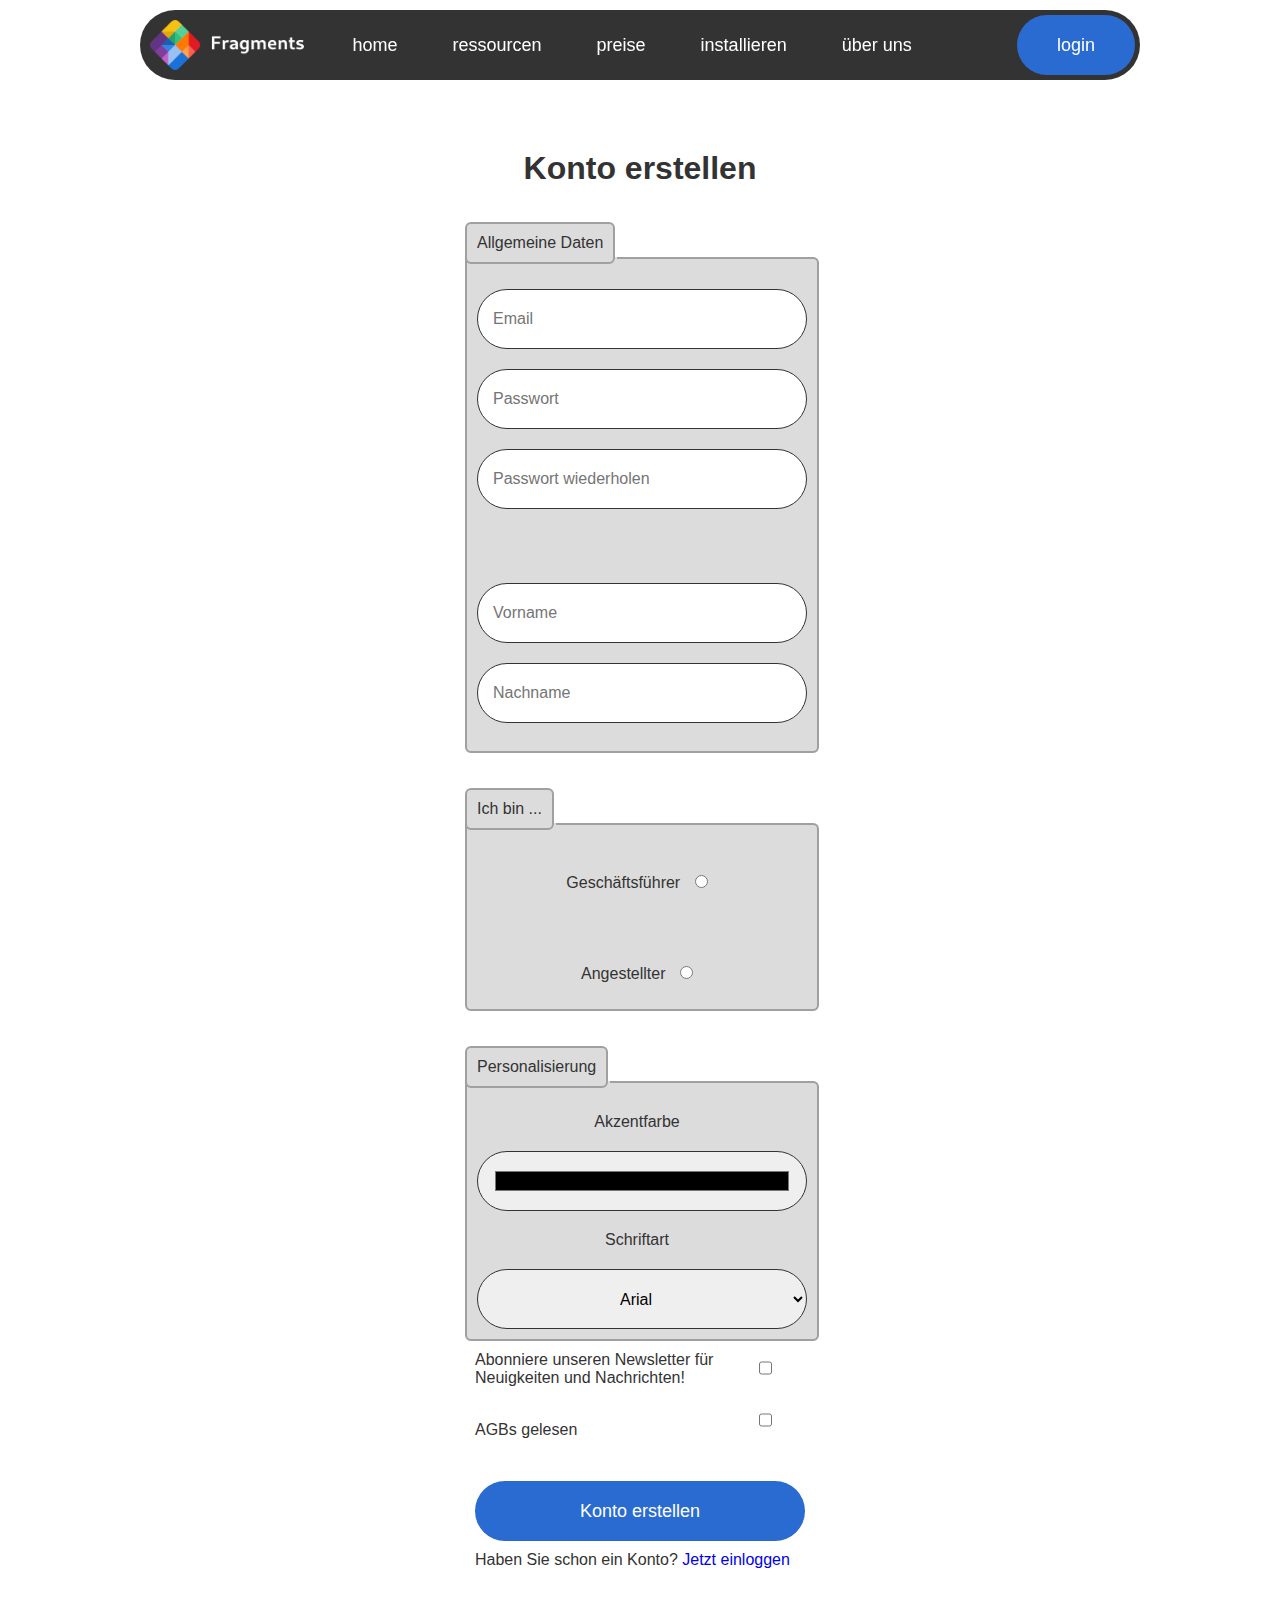
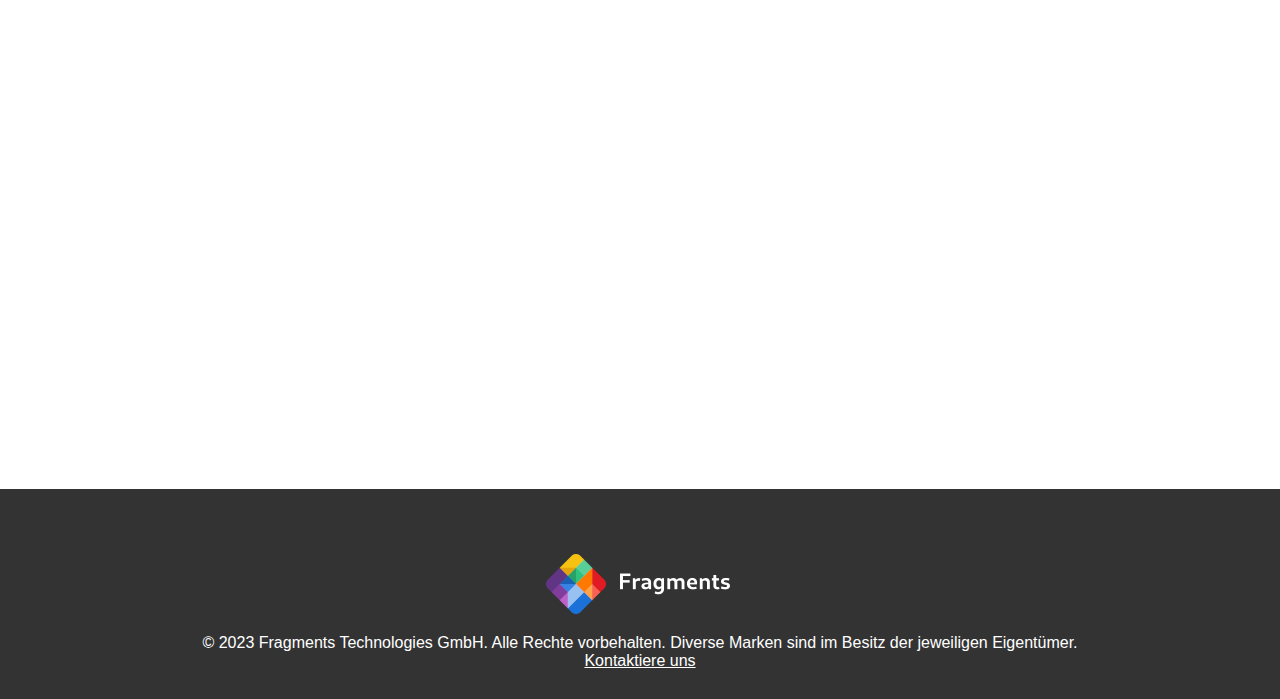
<file: sites/signup.html>
<!DOCTYPE html>
<html lang="de">

<head>
    <meta charset="utf-8">
    <meta name="description"
        content="Fragments ist ein moderner Programm zur Kommunikation mit deinem Team. Es ist schneller, besser organisiert und sicherer als E-Mail.">
    <title>Fragments - Konto erstellen</title>

    <link rel="canonical" href="https://www.fragments.com/index.html">

    <link rel="stylesheet" href="../css/nav.css">
    <link rel="stylesheet" href="../css/css.css">
    <link rel="stylesheet" href="../css/login.css">
</head>

<body>
    <div class="main">
        <header>
            <nav>
                <ul>
                    <li><img src="../pics/fragments/fragments-logo-with-text.png" alt="Logo der Fragments GmbH"
                            onclick="location.href='../index.html'" onmouseover="style.cursor='pointer'" class="logo">
                    </li>
                    <li onclick="location.href='../index.html'" onmouseover="style.cursor='pointer'"><a
                            href="../index.html">home</a></li>
                    <li onclick="location.href='resources.html'" onmouseover="style.cursor='pointer'"><a
                            href="resources.html">ressourcen</a></li>
                    <li onclick="location.href='pricing.html'" onmouseover="style.cursor='pointer'"><a
                            href="pricing.html">preise</a></li>
                    <li onclick="location.href='install.html'" onmouseover="style.cursor='pointer'"><a
                            href="install.html">installieren</a></li>
                    <li onclick="location.href='about.html'" onmouseover="style.cursor='pointer'"><a
                            href="about.html">über uns</a></li>
                    <li onclick="location.href='login.html'" onmouseover="style.cursor='pointer'" class="float-right"><a
                            class="active" href="login.html">login</a></li>
                </ul>
            </nav>
        </header>
        <main>
            <div class="login-form">
                <h1>Konto erstellen</h1>
                <form id="signup" action="https://fragments.com/createaccount" method="get">
                    <fieldset>
                        <legend>Allgemeine Daten</legend>
                        <input class="text" type="email" name="accmail" placeholder="Email" required><br>
                        <input class="text" type="password" name="accpassword" placeholder="Passwort" required><br>
                        <input class="text" type="password" name="accpasswordrepeat" placeholder="Passwort wiederholen"
                            required><br>
                        <br>
                        <br>
                        <br>
                        <input class="text" type="text" name="name" placeholder="Vorname" required><br>
                        <input class="text" type="text" name="secondname" placeholder="Nachname" required><br>
                        <br>
                    </fieldset>
                    <fieldset>
                        <legend>Ich bin ...</legend>
                        <div class="radio-position">
                            <label>Geschäftsführer</label>
                            <input type="radio" name="person" value="employer" required>
                        </div>
                        <br>
                        <div class="radio-position">
                            <label>Angestellter</label>
                            <input type="radio" name="person" value="employee" required>
                        </div>
                    </fieldset>

                    <fieldset>
                        <legend>Personalisierung</legend>
                        <div class="half-width-div">
                            <label>Akzentfarbe</label><br>
                            <input class="half-width" type="color" name="accentcolor">
                        </div>
                        <br>
                        <div class="half-width-div">
                            <label>Schriftart</label><br>
                            <select class="half-width" name="font">

                                <option>Arial</option>
                                <option>Roboto</option>
                                <option>Helvetica</option>
                                <option>Cantarell</option>
                                <option>Calibri</option>
                                <option>Times New Roman</option>
                                <option>Shelvetica</option>
                                <option>Sans-Serif</option>
                                <option>OIDA</option>

                            </select>
                        </div>
                    </fieldset>
                    <div class="checkboxes">
                        <label>Abonniere unseren Newsletter für Neuigkeiten und Nachrichten!</label>
                        <input type="checkbox" value="subsribed" name="newsletter">
                        <br>
                        <br>
                    
                        <label>AGBs gelesen</label>
                        <input type="checkbox" value="agreed" name="agb" required>
                    </div>
                    <input type="submit" value="Konto erstellen" id="submit-button"
                        onmouseover="style.cursor='pointer'">
                </form>
                <span onclick="location.href='login.html'" onmouseover="style.cursor='pointer'">Haben Sie schon ein
                    Konto? <a href="login.html">Jetzt einloggen</a></span>
            </div>
        </main>
    </div>
    <div class="footer">
        <footer>
            <div class="footer-logo">
                <img src="../pics/fragments/fragments-logo-with-text.png" alt="Logo der Fragments GmbH"
                    onclick="location.href='../index.html'" class="footer-logo">
            </div>

            <div class="bottom">
                &copy; 2023 Fragments Technologies GmbH. Alle Rechte vorbehalten. Diverse Marken sind im Besitz der
                jeweiligen Eigentümer. <br><a href="about.html#contact">Kontaktiere uns</a>
            </div>
        </footer>
    </div>
</body>

</html>
</file>
<file: css/css.css>
*{
    font-family:sans-serif, Arial,Helvetica ;
    margin: 0;
    padding: 0;
    transition: 200ms;
}
body{
    overflow-x: hidden;
    font-size: 16px;
    color:#333;
}
.main{
    width: 1000px;
    margin: auto;
}

main{
    margin-top: 50px;
    z-index: 50;
}

.column{
    width: 480px;
    display: inline-block;
}

.col-right, .col-left{
    display: inline-block;
    width: 480px;
}

.col-text{
    vertical-align:text-bottom;
    position: relative;
    bottom: 140px;
}


.col-right img, .col-left img{
    width: 480px;
    display: inline-block;
}

.row, .firstRow{
    overflow: hidden;
    padding: 10px;
}

.banner{
    width: 100vw;
    height: 300px;
    background-color:#333;
    position: absolute;
    left: 0;
}

.banner-content{
    width: 1000px;
    margin: auto;
    height: 200px;
    margin-top: 100px;
    padding: 10px;
    box-sizing: border-box;
    color: white;
}
.banner-content p,.banner-content h1{
    height: 200px;
    width: 400px;
    display: inline-block;
}
.banner-content p{
    font-size:larger
}

footer{
    height: 200px;
    background-color: #333;
    text-align: center;
    padding: 5px 0;
    color: white;
    margin-top: 100px;
}
footer a{
    color: white;
}
.footer-logo{
    position: relative;
    top: 30px;
    height: 60px;
}

.bottom{
    position: relative;
    top: 80px;
}

#kaufen {
    background-color: #2a6bd2;
    color: white;
    width: 1000px;
    height: 300px;
    border-radius: 100px;
    text-align: center;
    padding-top: 50px;
    margin-top: 60px;

}

#ueberschrift {
    font-size: xx-large;
}

#knoepfe a {
    padding: 30px;
    text-decoration: none;
    border-radius: 10px;
    font-weight: 700;
    font-size: large;
    border: 2px white solid;
}

#knoepfe {
    margin-top: 100px;
}

#testen-knopf {
    background-color: white;
    color: #2a6bd2;
    margin-right: 50px;
}

#kaufen-knopf {
    background-color: #2a6bd2;
    color: white;
}

#kaufen-knopf:hover,
#testen-knopf:hover {
    text-decoration: underline;
    text-decoration-style: wavy;
    text-decoration-thickness: 2px;
    text-underline-offset: 8px;

    transform: scale(102%);
    box-shadow: #555 5px 5px 5px;
}
</file>
<file: css/nav.css>
nav ul {
    list-style-type: none;
    padding: 0;
    background-color: #333;
    height: 70px;
    position: fixed;
    top: 10px;
    z-index: 100;
    border-radius: 50px;
    box-sizing: border-box;
}

nav,
header,
nav ul {
    width: 1000px;
}

header {
    height: 300px;
}

nav li {
    float: left;
    margin-right: 15px;
}

nav li a {
    display: inline-block;
    color: white;
    text-align: center;
    box-sizing: border-box;

    height: 60px;
    padding: 20px;
    padding-top: 20px;
    padding-bottom: 20px;

    margin: 5px;
    margin-right: 0;
    margin-left: 0;

    font-size: large;
    text-decoration: none;

    border-radius: 60px;
}

nav li a:hover {
    background-color: #2a6bd2;

}

.logo {
    height: 50px;
    padding: 5px;
    border-radius: 60px;
    margin: 5px;
}


.float-right {
    float: right;

}

.float-right a {
    background-color: #2a6bd2;
    height: 60px;
    margin: 5px;
    margin-right: -10px;
    padding-left: 40px;
    padding-right: 40px;
    border-radius: 60px;

}

.float-right a:hover{
    background-color: #2054a7;
}

#farbigerh1 {
    color: orange;
}

.active{
    background-color: #555;
}
</file>
<file: css/about.css>
.row{
    width: 600px;
    margin: auto;
}
.row p{
    margin: 10px;
    text-align: justify;
}

h2{
    text-align: center;
    margin-bottom: 30px;
}

textarea{
    width: 480px;
    resize: vertical;
    margin: 10px;
}
input,label{
    width: 220px;
    margin: 12px;
}
form{
    margin-left: 50px;
}
textarea{
    transition: 0ms;
}
</file>
<file: css/install.css>
.svg{
    width: 300px;
}

.content-install{
    position: relative;
    top: -15px;
}

.content-install div{
    height:620px;
    width: 400px;
    display: inline-block;
    margin: 15px;
    padding: 50px;
    box-sizing: border-box;
    box-shadow: gainsboro 1px 1px 10px 5px;
    border-radius: 60px;
}
.content-install div:hover{
    transform: scale(103%);
    box-shadow: darkgray 5px 5px 15px 10px;

}

.content-install ul, h3{
    width: fit-content;
    height: fit-content;
    margin: auto;
    margin-top: 10px;
}

h2{
    margin-top: 30px;
}

.content-install div p{
    width: fit-content;
    height: fit-content;
    display: inline-block;
    margin: auto;
    text-align: center;
}

main{
    width: 1300px;
    position: relative;
    left:-150px;
}

figure{
    width: fit-content;
    height: fit-content;
    margin: auto;
    text-align: center;
}

.content-install a{
    text-align: center;
    display: inline-block;
    
    
    padding: 20px;
    width: 269px;
}
</file>
<file: css/login.css>
.login-form{
    height:fit-content;
    width: 350px;
    margin: auto;
    position: relative;
    top: -100px;
}
input, select{
    display: inline-block;
    width:330px;
    height: 60px;
    margin: 10px;
    border-radius: 60px;
    border: 1px #333 solid;
    padding: 15px;
    box-sizing: border-box;
    font-size: medium;
}
h1{
    text-align: center;
    margin: 20px;
}
#submit-button{
    background-color: #2a6bd2;
    color: white;
    border: none;
    font-size: large;
    margin: 10px;
    margin-top: 20px;
}
#submit-button:hover{
    text-decoration: underline;
    text-decoration-style: wavy;
    text-decoration-thickness: 2px;
    text-underline-offset: 8px;

    transform: scale(102%);
    box-shadow: #555 5px 5px 5px;
}
fieldset span, fieldset span a{
    text-align: right;
    float: right;
    margin: 10px;
    text-decoration: none;
    color: #2a6bd2;
    
    
}
fieldset{
    background-color: gainsboro;
    border-radius:  0 6px 6px;
    border:  solid 2px #a0a0a0;
    width: 350px;
    box-sizing: content-box;
    max-width: 350px;
    margin-top: 50px;

}
legend{
    background-color: gainsboro;
    color: #333;
    padding: 10px;
    border:  solid 2px #a0a0a0;
    border-radius: 6px;
    position: relative;
    top: -15px;
    left: -2px;
}
span{
    padding: 10px;
    text-align: center;
}
span a{
    text-decoration: none;
}
span:hover{
    text-decoration: underline;
}

main{
    margin-bottom: 320px;
    position: relative;
    top: -100px;
}


.radio-position{
    width:fit-content;
    height: fit-content;
    margin: auto;
    padding: 20px;
}
.radio-position input{
    width: fit-content;
    height: fit-content; 
}
.half-width-div{
    display: inline-block;
    margin: auto;
}
.half-width-div label{
    text-align: center;
    width: 320px;
    padding: 10px;
    display: inline-block;
}
.half-width{
    text-align: center;
    width:330px;
}


.checkboxes{
    width:330px;
    margin: 10px;
}

.checkboxes input{
    width: auto;
    height: 30px;
    display: inline-block;
    margin: 0;
}

.checkboxes label{
    height: 30px;
    width: 280px;
    display: inline-block;
}
</file>
<file: css/pricing.css>
td {
    padding: 5px;
    border-right: 1px solid #333;
    text-align: center;
    vertical-align: middle;
    height: 100px;
    width: 100px;

}

tr {
    border-top: 1px solid #333;
}

thead tr {
    border-top: none;
}

tbody tr td:last-child,
thead tr td:last-child,
tfoot tr td{
    border-right: none;
}

tbody tr:last-child td:last-child:hover{
    background-color: rgba(220, 220, 220, 0.445);
}
thead {
    border-radius: 60px;
    background-color: gainsboro;
    font-weight: bold;
}

table {
    border-collapse: collapse;
    border-radius: 60px;
    overflow: hidden;
    margin-top: 40px;
}

.red{
    background-color: lightcoral;
}
h2{
    text-align: center;
    width:500px;
    margin: auto;
}

#pricing p{
    margin: auto;
    width: 500px;
    margin-top: 30px;
    text-align: justify;
}
</file>
<file: css/resources.css>
h1 {
    position: relative;
    top: -5px;
}

.list {
    padding: 50px;
    width: 900px;
}

.list .knopf {
    box-sizing: border-box;
    width: 600px;
    text-align: center;
    list-style-type: none;
    margin-left: 150px;
    margin-bottom: 100px;
}

.wiki {
    border-radius: 60px;
    padding: 50px;
    margin-top: 0px;
    background-color: #2a6bd2;
    color: white;

}

.wiki:hover {
    transform: scale(102%);
    text-decoration: underline;
    text-decoration-style: wavy;
    text-decoration-thickness: 2px;
    text-underline-offset: 8px;
    box-shadow: #555 5px 5px 5px;
}

summary {
    background-color: gainsboro;
    border-radius: 25px;
    height: fit-content;
    width: 560px;
    text-align: center;
    padding: 20px;
}

summary h2 {
    display: inline;
}

details {
    background-color: gainsboro;
    border-radius: 25px;
    height: fit-content;
    margin-top: 30px;
}

details p {
    margin: 10px;
}

article p {
    padding: 10px;
    padding-left: 40px;
    padding-right: 40px;
}

details li {
    margin: 10px;
    width: 400px;
    margin-left: 100px;
    text-align: left;
}

.patchnotes {
    background-color: inherit;
    padding: 10px;
}
ol{
    padding-bottom: 20px;
}


/*.schwerwiegend{
    background-color: lightcoral;
    padding: 10px;
    padding-bottom:20px;
    border-radius: 25px 25px 0 0;
}
.mittel{
    background-color: lightgoldenrodyellow;
    padding: 10px;
    padding-bottom:20px;

}
.niedrig{
    background-color: lightgreen;
    padding: 10px;
    padding-bottom: 20px;
    border-radius: 0 0 25px 25px;
}*/
</file>
